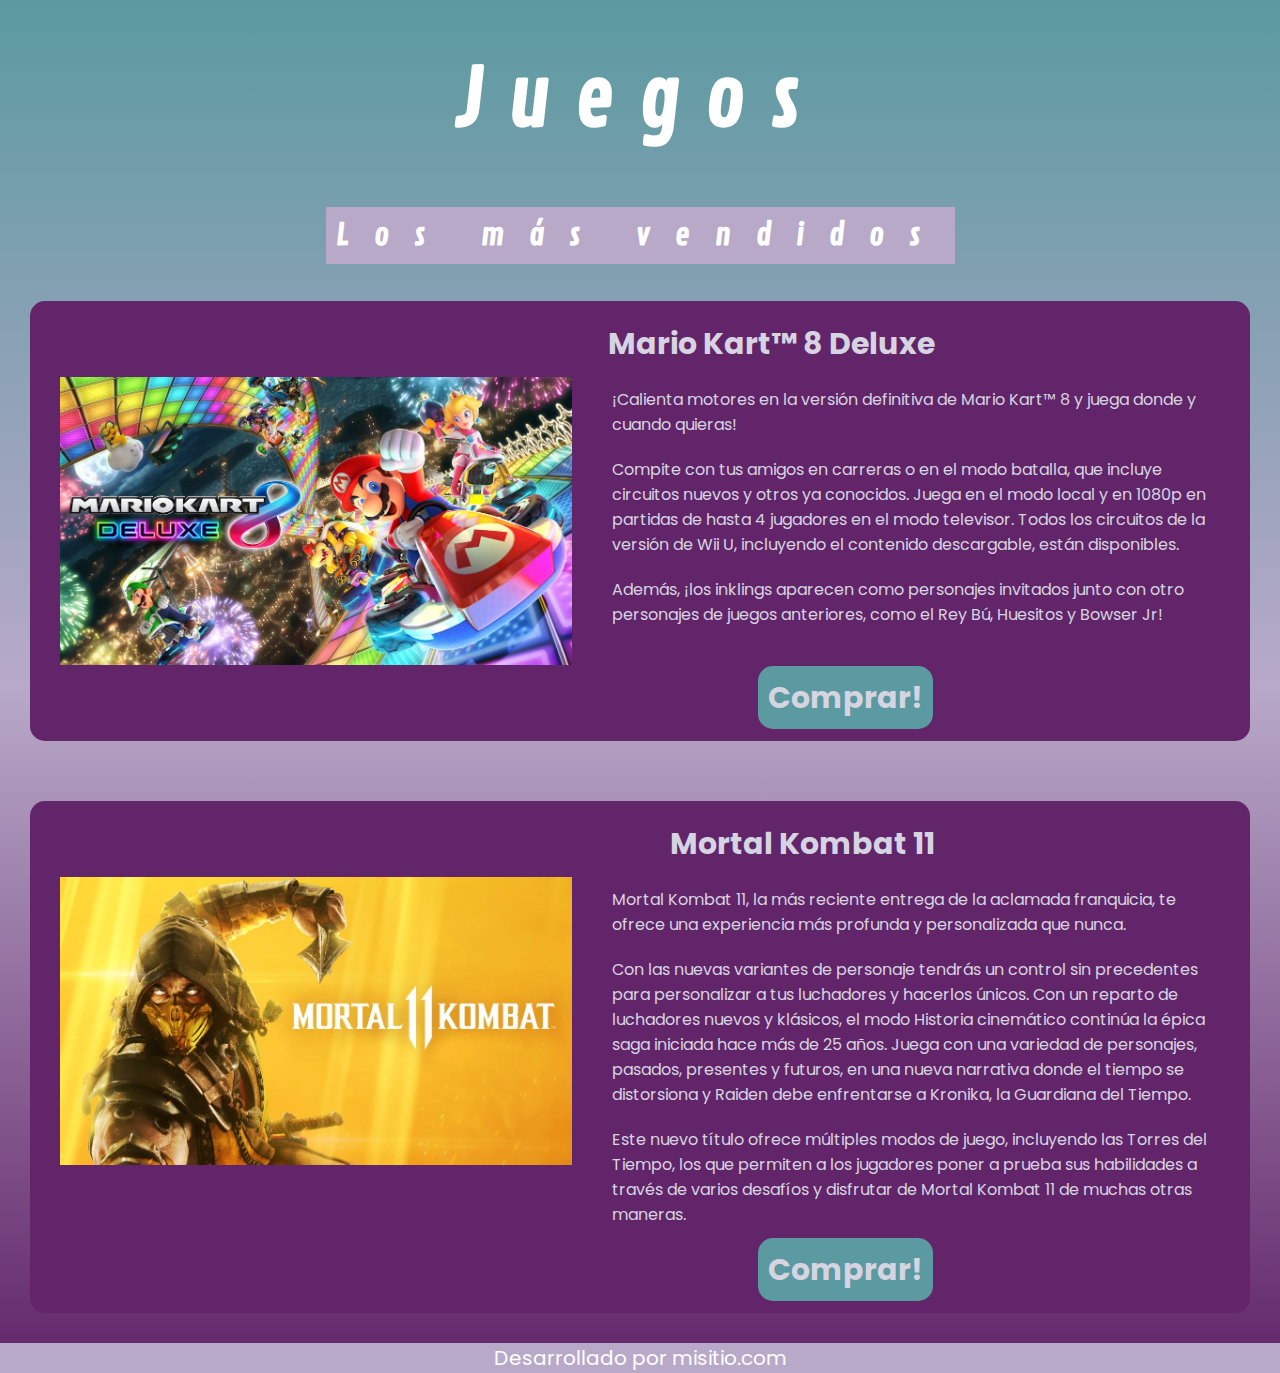
<file: index.html>
<!DOCTYPE html>
<html lang="es">
<head>
    <meta charset="UTF-8">
    <meta http-equiv="X-UA-Compatible" content="IE=edge">
    <meta name="viewport" content="width=device-width, initial-scale=1.0">
<!--     <link rel="stylesheet" href="css/estilos-1.css"> -->
    <link rel="stylesheet" href="css/estilos-2.css">
    <title>Melina Tevez - Freddy Guerra - Diego Gauto - Juegos</title>
</head>
<body>
    
    <header>
        <h1>Juegos</h1>
    </header>

    <main>
        <section>

            <h2>Los más vendidos</h2>

            <article>

                <h3>Mario Kart™ 8 Deluxe</h3>

                <div class="linea-punteada"></div>

                <img src="img/mario-kart-8-deluxe.jpg" alt="Juego Mario Kart 8 Deluxe">

                <p>¡Calienta motores en la versión definitiva de Mario Kart™ 8 y juega donde y cuando quieras!</p>

                <p>
                    Compite con tus amigos en carreras o en el modo batalla, que incluye circuitos nuevos y otros ya conocidos.
                    Juega en el modo local y en 1080p en partidas de hasta 4 jugadores en el modo televisor.
                    Todos los circuitos de la versión de Wii U, incluyendo el contenido descargable, están disponibles.
                </p>

                <p>
                    Además, ¡los inklings aparecen como personajes invitados junto con otro personajes de juegos anteriores,
                    como el Rey Bú, Huesitos y Bowser Jr!
                </p>

                <a href="pages/comprar-marioKart.html">Comprar!</a>

            </article>
            <article>

                <h3>Mortal Kombat 11</h3>

                <div class="linea-punteada"></div>

                <img src="img/mortal-kombat-11.jpg" alt="Juego Mortal Kombat 11" class="punteado">

                <p>
                    Mortal Kombat 11, la más reciente entrega de la aclamada franquicia,
                    te ofrece una experiencia más profunda y personalizada que nunca.
                </p>

                <p>
                    Con las nuevas variantes de personaje tendrás un control sin precedentes
                    para personalizar a tus luchadores y hacerlos únicos.
                    Con un reparto de luchadores nuevos y klásicos, el modo Historia cinemático
                    continúa la épica saga iniciada hace más de 25 años.
                    Juega con una variedad de personajes, pasados, presentes y futuros,
                    en una nueva narrativa donde el tiempo se distorsiona y Raiden debe
                    enfrentarse a Kronika, la Guardiana del Tiempo.
                </p>

                <p>
                    Este nuevo título ofrece múltiples modos de juego, incluyendo las Torres del Tiempo,
                    los que permiten a los jugadores poner a prueba sus habilidades a través de varios
                    desafíos y disfrutar de Mortal Kombat 11 de muchas otras maneras.
                </p>

                <a href="pages/comprar-mortalKombat.html">Comprar!</a>
               
            </article>

        </section>

    </main>

    <footer>
        Desarrollado por misitio.com
    </footer>

    <script src="js/main.js"></script>
</body>
</html>
</file>
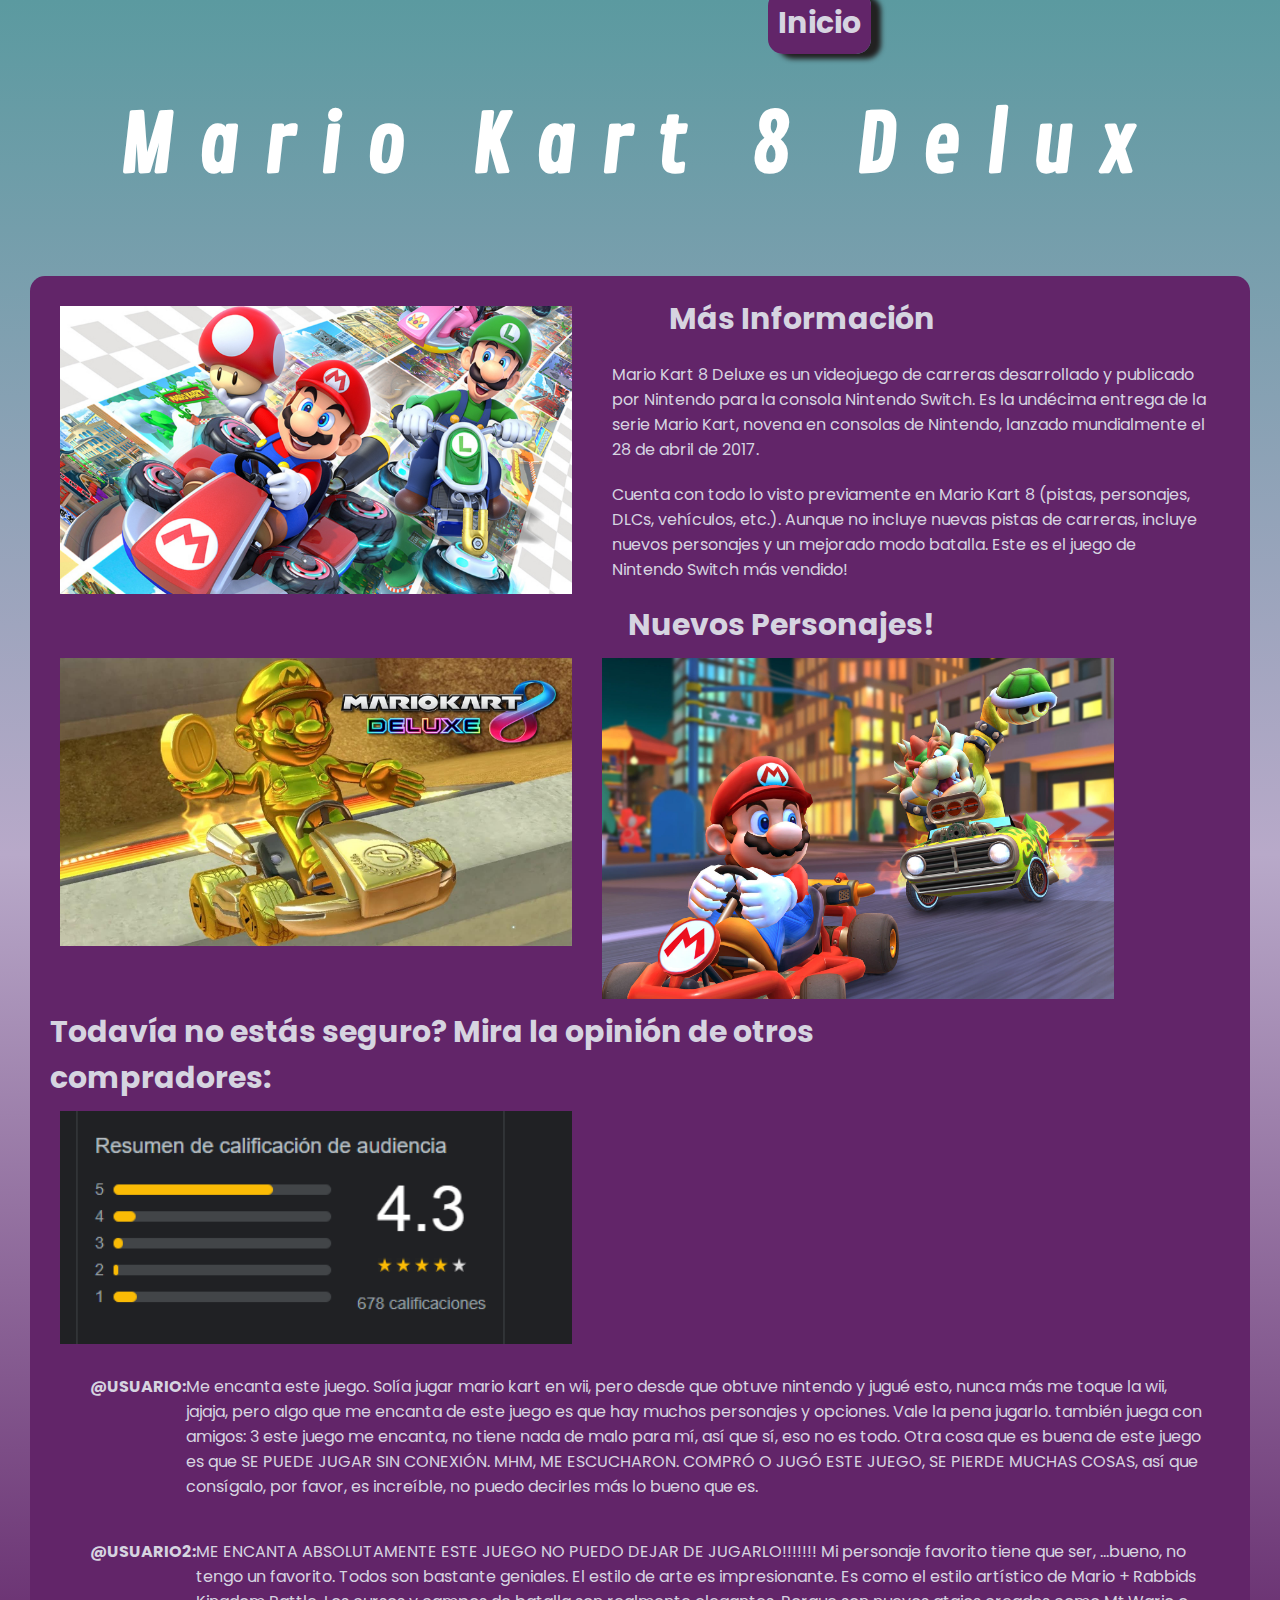
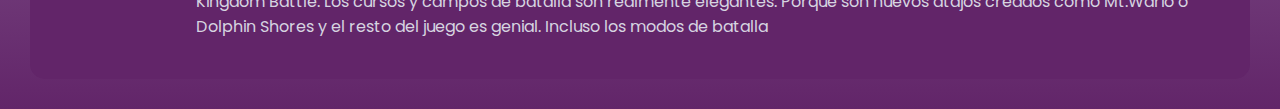
<file: pages/comprar-marioKart.html>
<!DOCTYPE html>
<html lang="es">
<head>
    <meta charset="UTF-8">
    <meta http-equiv="X-UA-Compatible" content="IE=edge">
    <meta name="viewport" content="width=device-width, initial-scale=1.0">
  <!--   <link rel="stylesheet" href="../css/estilos-1.css"> -->
    <link rel="stylesheet" href="../css/estilos-2.css">
    <title>Juego - Mario Kart 8 Delux</title>
</head>
<body>
    
    <div><a href="../index.html"  class="a-inicio">Inicio</a></div>

    <header>
         <h1>Mario Kart 8 Delux</h1>
    </header>

    <main>
        <section>
            <article>

                <img src="../img/mario-kart-8.jpg" alt="Juego Mario Kart 8 Deluxe">

                <h3 class="h3-info">Más Información</h3>

                <p>
                    Mario Kart 8 Deluxe es un videojuego de carreras desarrollado y publicado por Nintendo para la consola Nintendo Switch. Es la undécima entrega de la serie Mario Kart, novena en consolas de Nintendo, lanzado mundialmente el 28 de abril de 2017.
                </p>

                <p>
                    Cuenta con todo lo visto previamente en Mario Kart 8 (pistas, personajes, DLCs, vehículos, etc.). Aunque no incluye nuevas pistas de carreras, incluye nuevos personajes y un mejorado modo batalla. Este es el juego de Nintendo Switch más vendido!
                </p>

                <h4>Nuevos Personajes!</h4>

                <img src="../img/gold-mario.jpg" alt="Gold Mario" class="img-mario-kart">

                <img src="../img/mario-con-browser.jpg" alt="Mario con Brower" class="img-mario-kart2">

                <h4>Todavía no estás seguro? Mira la opinión de otros compradores:</h4>

                
                <div class="comentarios">
                    <img src="../img/calificacion-publico.png" alt="Calificacion del publico" >
                    <p>
                        <strong>@USUARIO:</strong> Me encanta este juego. Solía jugar mario kart en wii, pero desde que obtuve nintendo y jugué esto, nunca más me toque la wii, jajaja, pero algo que me encanta de este juego es que hay muchos personajes y opciones. Vale la pena jugarlo. también juega con amigos: 3 este juego me encanta, no tiene nada de malo para mí, así que sí, eso no es todo. Otra cosa que es buena de este juego es que SE PUEDE JUGAR SIN CONEXIÓN. MHM, ME ESCUCHARON. COMPRÓ O JUGÓ ESTE JUEGO, SE PIERDE MUCHAS COSAS, así que consígalo, por favor, es increíble, no puedo decirles más lo bueno que es.
                    </p>

                    <p>  <strong>@USUARIO2:</strong> ME ENCANTA ABSOLUTAMENTE ESTE JUEGO NO PUEDO DEJAR DE JUGARLO!!!!!!! Mi personaje favorito tiene que ser, ...bueno, no tengo un favorito. Todos son bastante geniales. El estilo de arte es impresionante. Es como el estilo artístico de Mario + Rabbids Kingdom Battle. Los cursos y campos de batalla son realmente elegantes. Porque son nuevos atajos creados como Mt.Wario o Dolphin Shores y el resto del juego es genial. Incluso los modos de batalla</p>
                </div>

            </article>


        </section>
    </main>

</body>
</html>
</file>
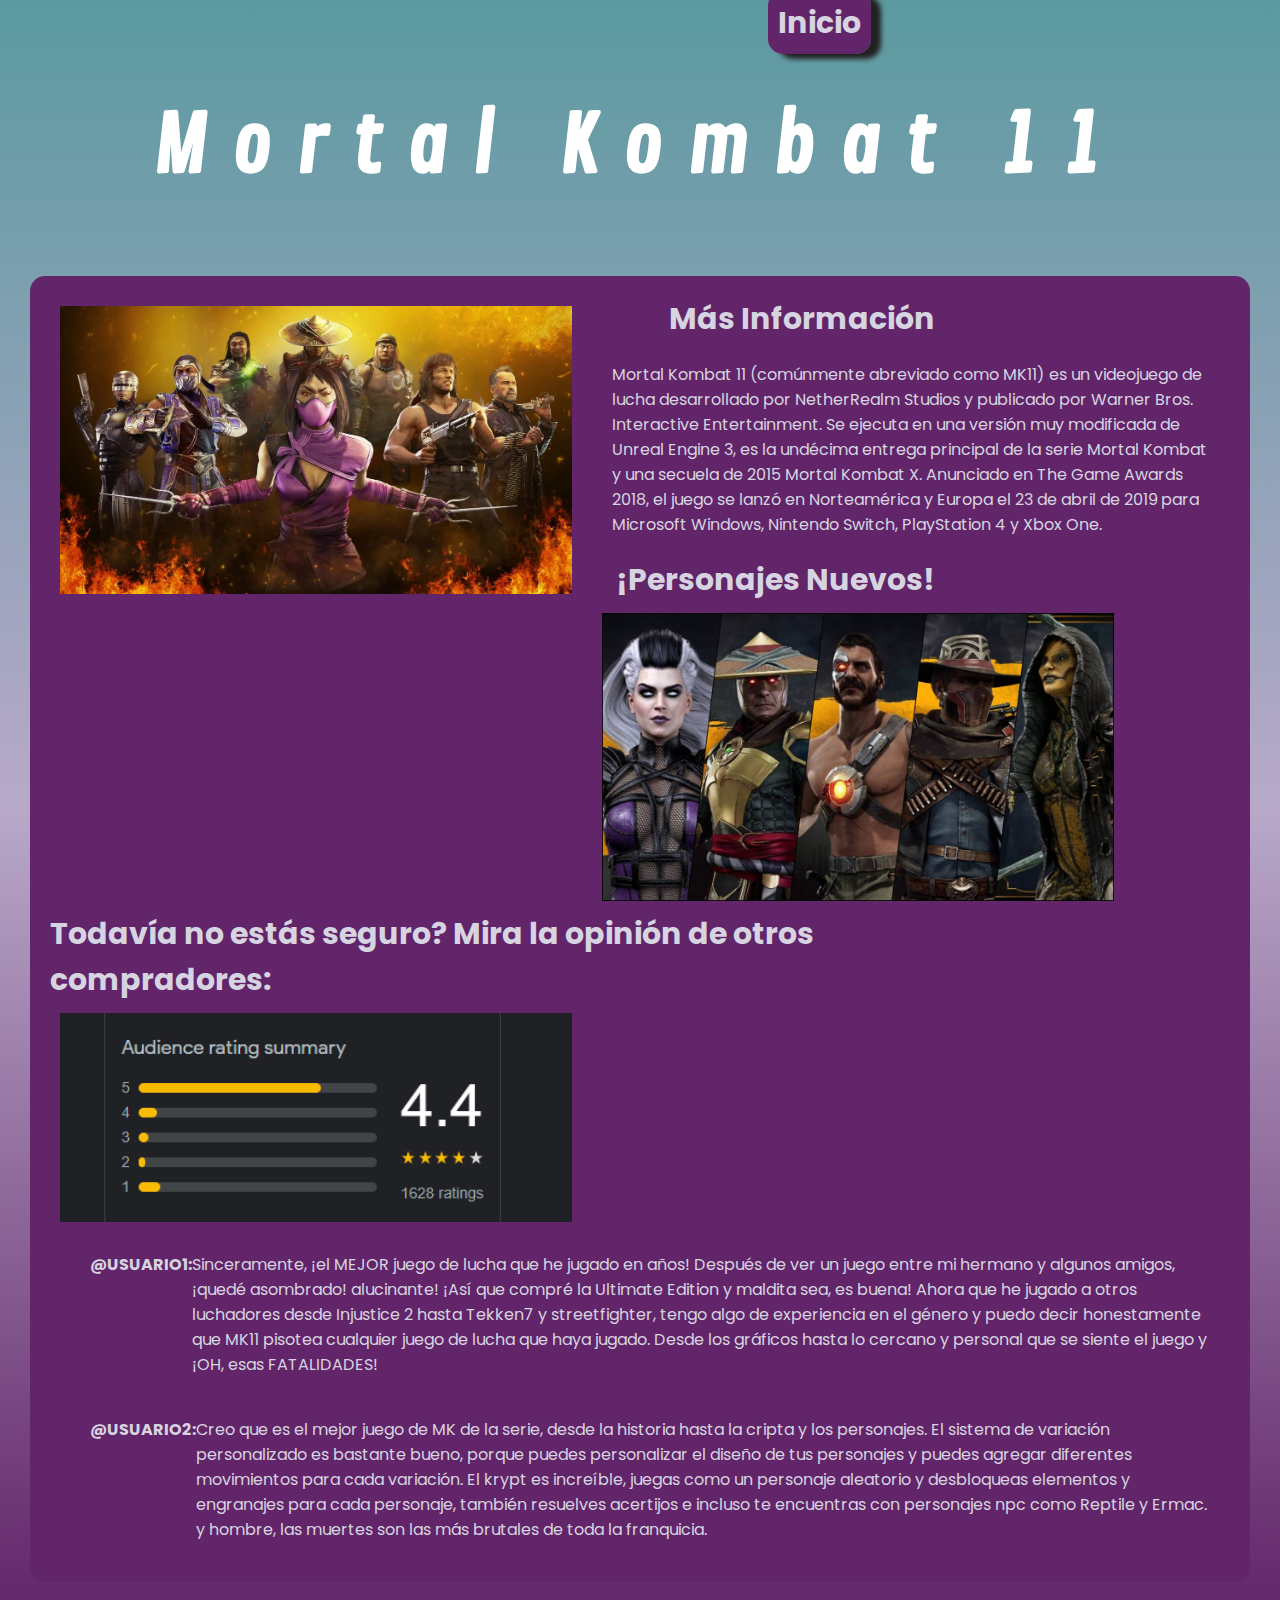
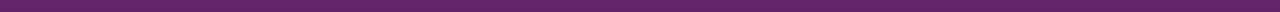
<file: pages/comprar-mortalKombat.html>
<!DOCTYPE html>
<html lang="es">
<head>
    <meta charset="UTF-8">
    <meta http-equiv="X-UA-Compatible" content="IE=edge">
    <meta name="viewport" content="width=device-width, initial-scale=1.0">
<!--     <link rel="stylesheet" href="../css/estilos-1.css"> -->
    <link rel="stylesheet" href="../css/estilos-2.css">
    <title> Juegos - Mortal Kombat 11</title>

</head>
<body>
    
    <div><a href="../index.html"  class="a-inicio">Inicio</a></div>

    <header>
        <h1>Mortal Kombat 11</h1>
    </header>

    <main>

        <section>

            <article>
                <img src="../img/mortal-kombat-personajes.webp" alt="Mortal Kombat Personajes">

                <h3 class="h3-info"> Más Información</h3>

                <p>
                    Mortal Kombat 11 (comúnmente abreviado como MK11) es un videojuego de lucha desarrollado por NetherRealm Studios y publicado por Warner Bros. Interactive Entertainment. Se ejecuta en una versión muy modificada de Unreal Engine 3, es la undécima entrega principal de la serie Mortal Kombat y una secuela de 2015 Mortal Kombat X. Anunciado en The Game Awards 2018, el juego se lanzó en Norteamérica y Europa el 23 de abril de 2019 para Microsoft Windows, Nintendo Switch, PlayStation 4 y Xbox One.
                </p>

                <h4>¡Personajes Nuevos!</h4>

                <img src="../img/mortal-kombat-personajes-nuevos.jpg" alt="Mortal Kombat 11 Personajes Nuevos">

                <h4> Todavía no estás seguro? Mira la opinión de otros compradores:</h4>

                
                <div class="comentarios">
                    <img src="../img/opiniones-MK11.png" alt="Calificacion Publico" class="img-MK11">
                    <p>
                        <strong>@USUARIO1: </strong>Sinceramente, ¡el MEJOR juego de lucha que he jugado en años! Después de ver un juego entre mi hermano y algunos amigos, ¡quedé asombrado! alucinante! ¡Así que compré la Ultimate Edition y maldita sea, es buena! Ahora que he jugado a otros luchadores desde Injustice 2 hasta Tekken7 y streetfighter, tengo algo de experiencia en el género y puedo decir honestamente que MK11 pisotea cualquier juego de lucha que haya jugado. Desde los gráficos hasta lo cercano y personal que se siente el juego y ¡OH, esas FATALIDADES!
                    </p>

                    <p>
                        <strong>@USUARIO2: </strong>Creo que es el mejor juego de MK de la serie, desde la historia hasta la cripta y los personajes. El sistema de variación personalizado es bastante bueno, porque puedes personalizar el diseño de tus personajes y puedes agregar diferentes movimientos para cada variación. El krypt es increíble, juegas como un personaje aleatorio y desbloqueas elementos y engranajes para cada personaje, también resuelves acertijos e incluso te encuentras con personajes npc como Reptile y Ermac. y hombre, las muertes son las más brutales de toda la franquicia. 
                    </p>
                </div>




            </article>
        </section>
    </main>

</body>
</html>
</file>
<file: css/estilos-1.css>
* {
    box-sizing: border-box;

}

body {
    background-color: #E11364;
    font-family:'Gill Sans', 'Gill Sans MT', Calibri, 'Trebuchet MS', sans-serif;
    font-size: 20px;
    color: white;
    text-align: center; 

}

header, section , footer {
    background-color:#BC105C ;
    margin-left: 10%;
    margin-right: 10%;

}
header {
    border-left: 5px solid white;
    border-right: 5px solid white;
}

h1 {
    font-size: 45px;
}

section {
    border-radius: 5px;
    padding-bottom: 5px;  
}

article {
    border-radius: 5px;
    background-color: white;
    margin-left: 10px;
    margin-right: 10px; 
    margin-bottom: 7%;
    padding: 10px;
    padding-top: 40px;
    padding-bottom: 40px;
}

h2 {
    text-align: left;
    margin-left: 10px;
    padding-top: 25px;

}

h3 {
    font-size: 20px;
    color: #9B0031;
    text-align: right;
    margin: 0;
    padding: 0;
}

img {
    width: 100%;
}

.linea-punteada {
    border-top: 2px dotted #9B0031;
    padding: 5px; 
    margin: 5px;
}

p {
    text-align: left;
    color: black;
}

a {
    background-color: #2C8F20;
    color: white;
    font-size: 30px;
    padding: 10px;
    text-decoration: none;
    border-radius: 5px;
    font-weight: bold;
}

footer {

    background-color:#E96093 ;
    border-radius: 5px;
    margin-top:20px;
    padding: 30px;
    font-weight: bold;
}

div {
    text-align: left;
}

.a-inicio {
   border: 3px solid white;
   margin: 5px;
}

h4 , .h3-info {
    font-size: 30px;
    color: #E11364;
    text-align: center;
}

.img-mario-kart ,.img-mario-kart2, .img-MK11 {
    width: 500px;
    border: 3px solid #2C8F20;
    margin: 5px;

}

.img-mario-kart2 {
    width:425px;
}

.comentarios  {
    background-color:rgb(29, 26, 26) ;
    border-radius: 5px;
    padding: 5px;
}

.comentarios p {
    color: white;
}

strong {
    color: #E96093;
}
</file>
<file: css/estilos-2.css>
@import url('https://fonts.googleapis.com/css2?family=Contrail+One&family=Poppins:wght@400;700&display=swap');
@import url('https://fonts.googleapis.com/css2?family=Oleo+Script&display=swap%27');


/* Reset */

* {
    box-sizing: border-box;
    padding: 0;
    margin: 0;
    font-size: 16px;

}
/* Paleta de colores */

:root {
    --colorPrimario: #5b9aa0;
    --colorSecundario: #d6d4e0;
    --colorTerciario: #b8a9c9;
    --colorCuaternario:#622569;  
    --bordeRedondo:15px;
}

body {
    font-family: 'Poppins', sans-serif;
    background-color: var(--colorPrincipal); 
    background-image: linear-gradient(#5b9aa0,#b8a9c9,#622569 );
}

h1 {
    color: white;
    font-size: 80px; 
    text-align: center;
    margin: 7px;
    font-family: 'Contrail One', cursive;
    letter-spacing: 25px;

}

h1 {
    animation: h1Color ease-in 3s infinite;
}

@keyframes h1Color {
    0% {
        color: pink;
    }
    50% {
      color: blueviolet;
    }

    100% {
       color: white;
    }
}

header {
    background-color: var(--colorCuaternario);
    margin: 50px;
    animation-duration: 5s;
    animation-name: slidein2;
    background-color: transparent;
    
      }
      
      @keyframes slidein2 {
        from {
          margin-bottom: 100%;
          width: 300%
        }
      
        to {
          margin-bottom: 0%;
          width: 100%;
        }
      } 



article {
    background-color: var(--colorCuaternario);
    margin: 50px;
} 

 section {
    animation-duration: 5s;
    animation-name: slidein;
    background-color: transparent;
    display: flex;
    justify-content: center;
    align-items: center;
    flex-direction: column;
    
    
  }
  
  @keyframes slidein {
    from {
      margin-left: 100%;
      width: 300%
    }
  
    to {
      margin-left: 0%;
      width: 100%;
    }
  }  

h2 {
    background-color: var(--colorTerciario);
    color:white;
    font-size: 30px;
    text-align: center;
    margin: 7px;
    padding: 10px;
    font-family: 'Contrail One', cursive;
    letter-spacing: 25px;


}

img{
    width: 40vw;
    float: left; 
    margin:10px;
    margin-right:20px ;
}

img:hover {
    border-radius: var(--bordeRedondo);
    transform: scale(.9);
}

article {
    margin: 30px;
    padding: 20px;
    border-radius: var(--bordeRedondo);
    
}

p , h3 , h4 {
    color: var(--colorSecundario);
}

h3 , h4 {
    font-size: 30px;
    display: flex;
    justify-content: flex-end;
   padding-right: 25%; 
}

p {
    margin: 20px;
    padding-left: 20px;
    display: flex;
    flex-direction: row;
}

a {
    background-color: var(--colorPrimario);
    color: var(--colorSecundario);
    font-size: 30px;
    padding: 10px;
    text-decoration: none;
    border-radius: var(--bordeRedondo);
    font-weight: bold;
    display:flexbox;
    justify-content: space-between;
    margin: 20px;
    margin-left: 60%;
}

a:hover {
    box-shadow:0px 5px 5px rgb(39, 39, 39);
    text-decoration: none;
    color:#000 ; 
 
}

footer {
    background-color: var(--colorTerciario);
    color: white;
    font-size: 20px;
    text-align: center;
}

.comentarios {
  
    display: flex;
    justify-content: center;
    flex-direction: column;
    flex-wrap: nowrap;
 
    
}

.a-inicio {
    background-color: var(--colorCuaternario);
    box-shadow: 10px 5px 5px rgb(34, 33, 33);
}
</file>
